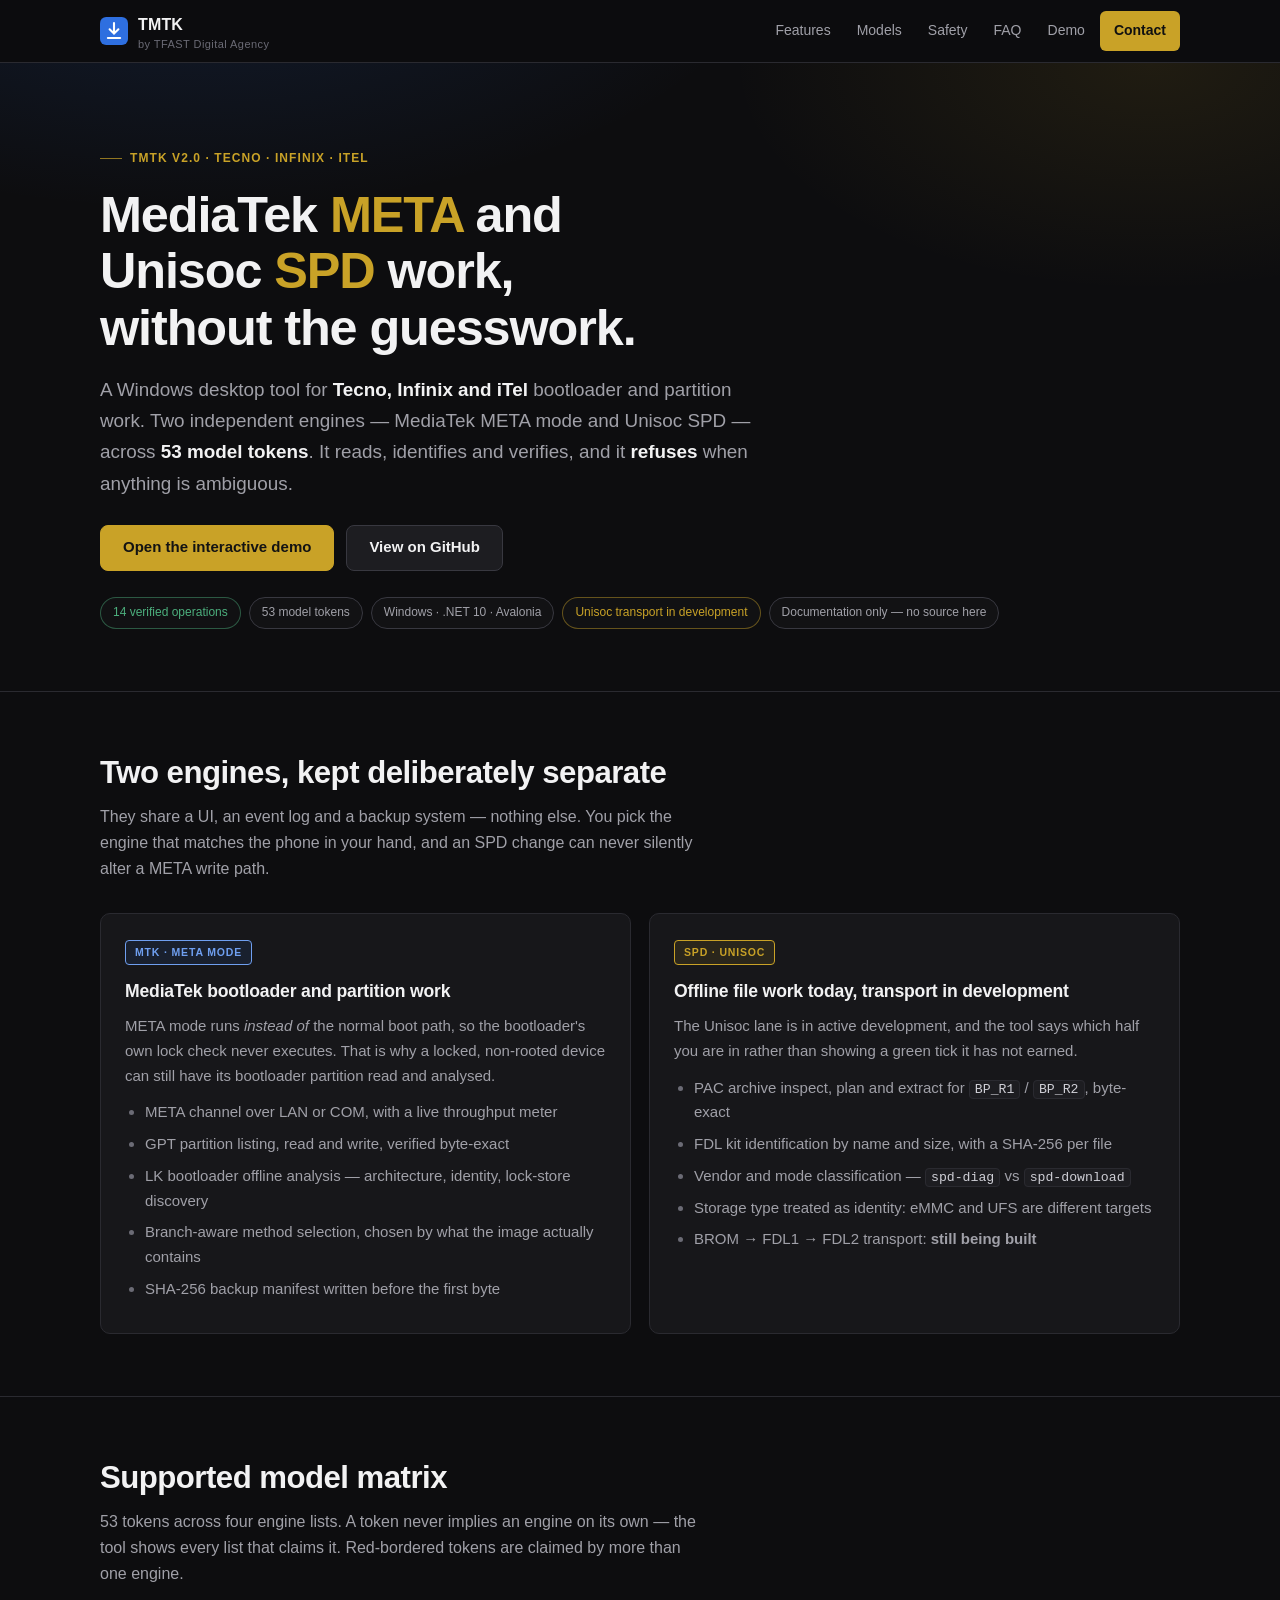
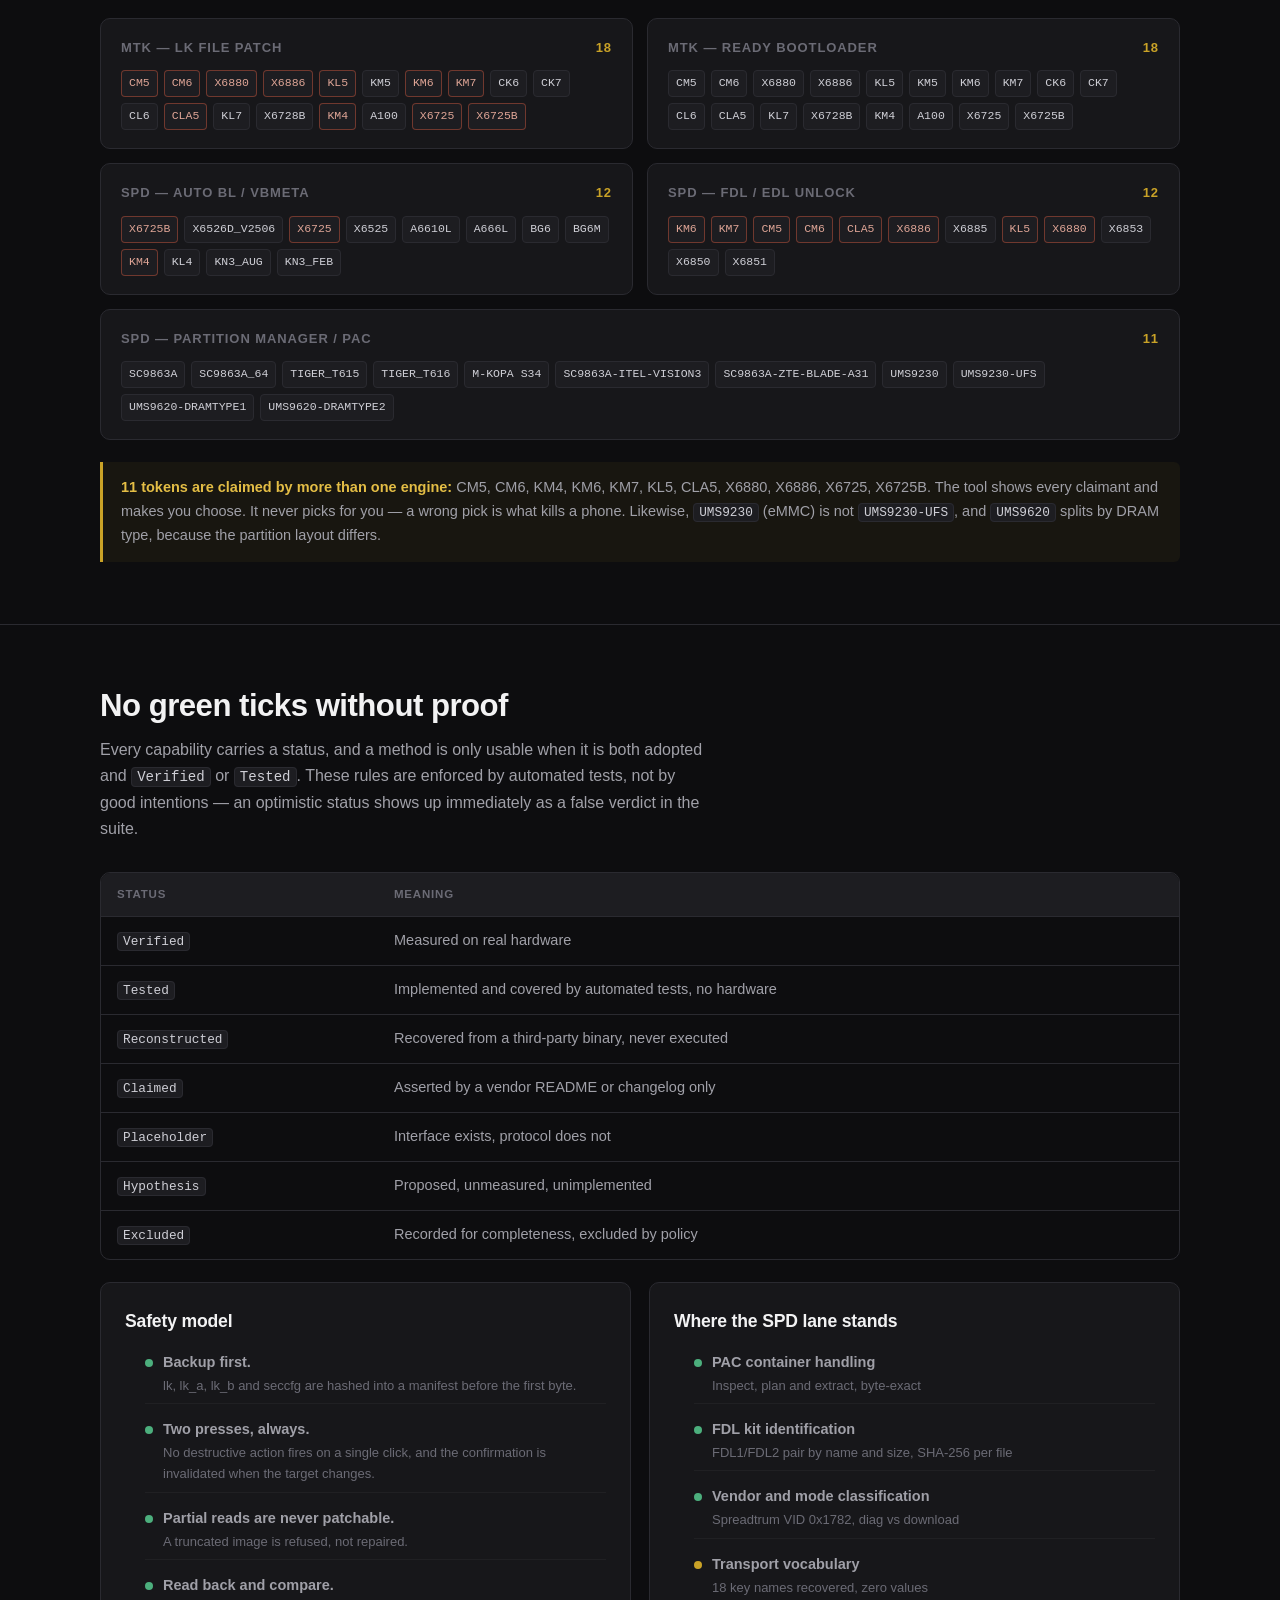
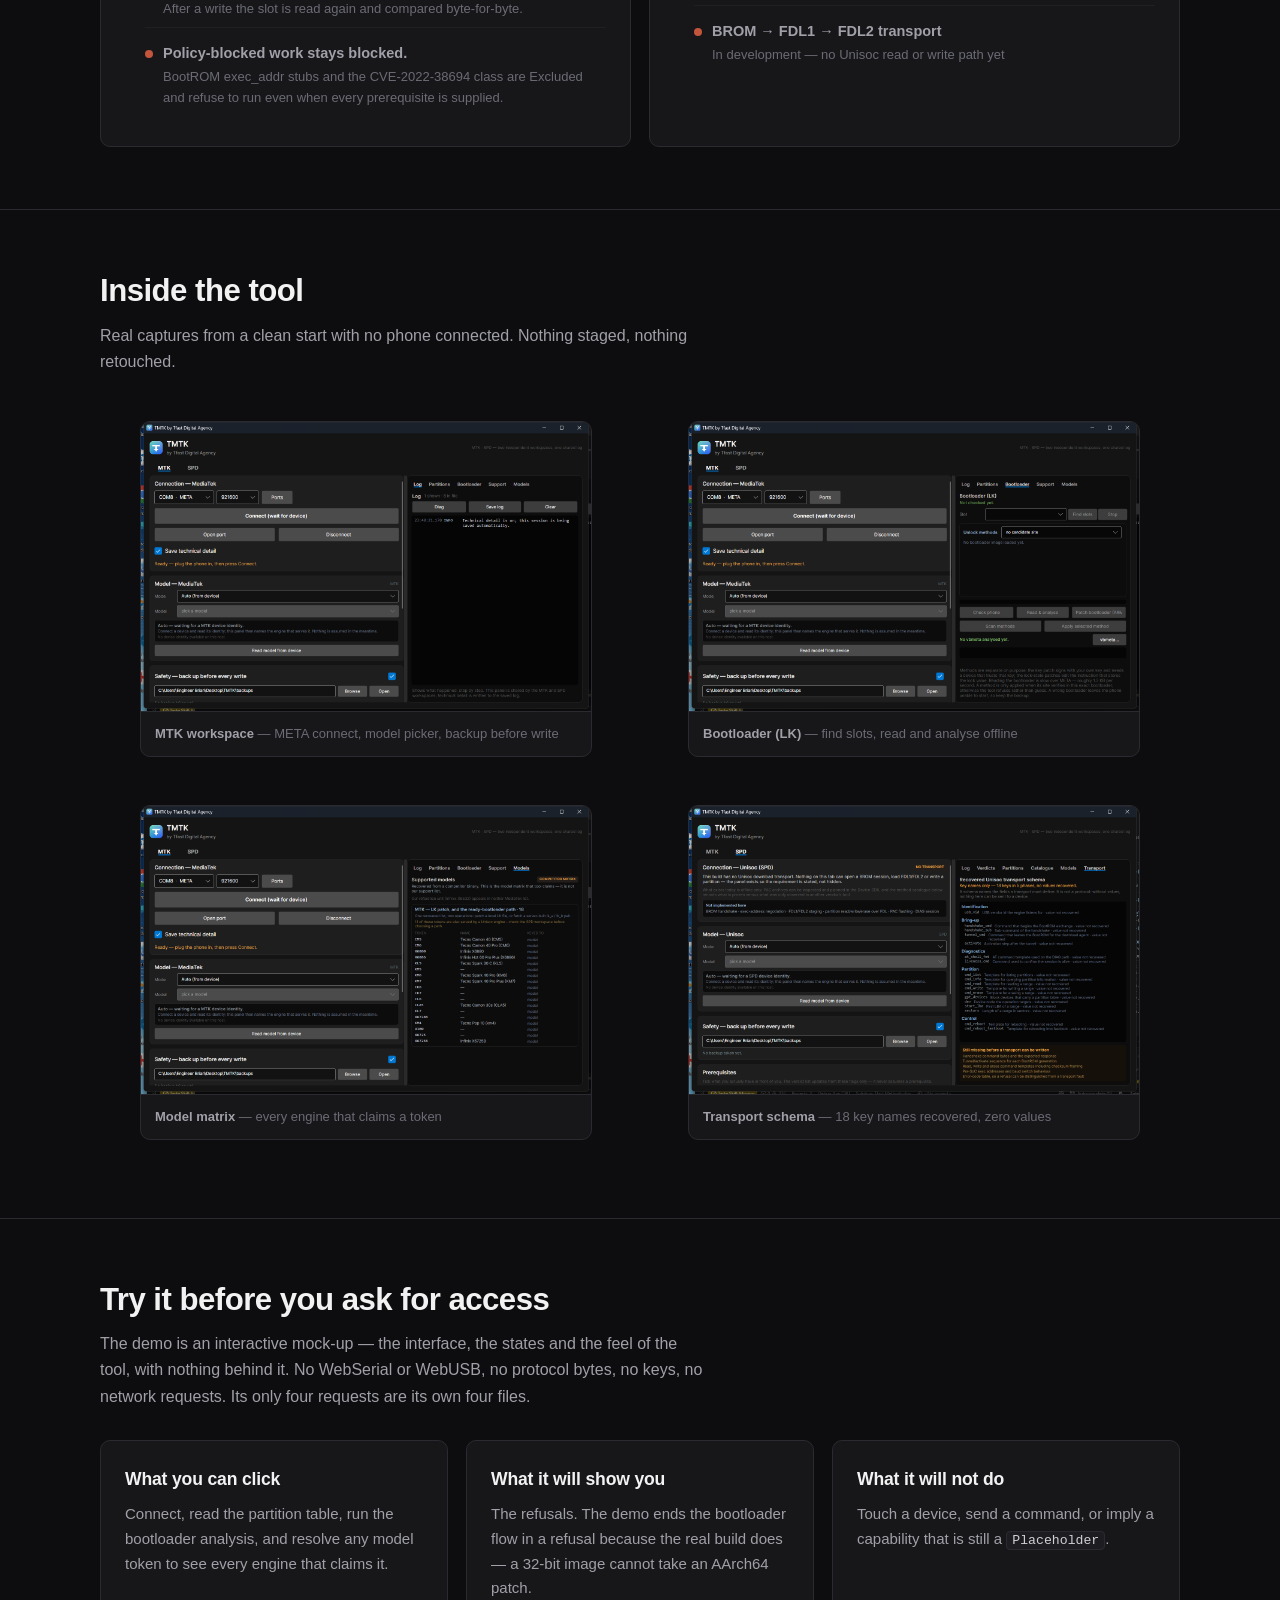
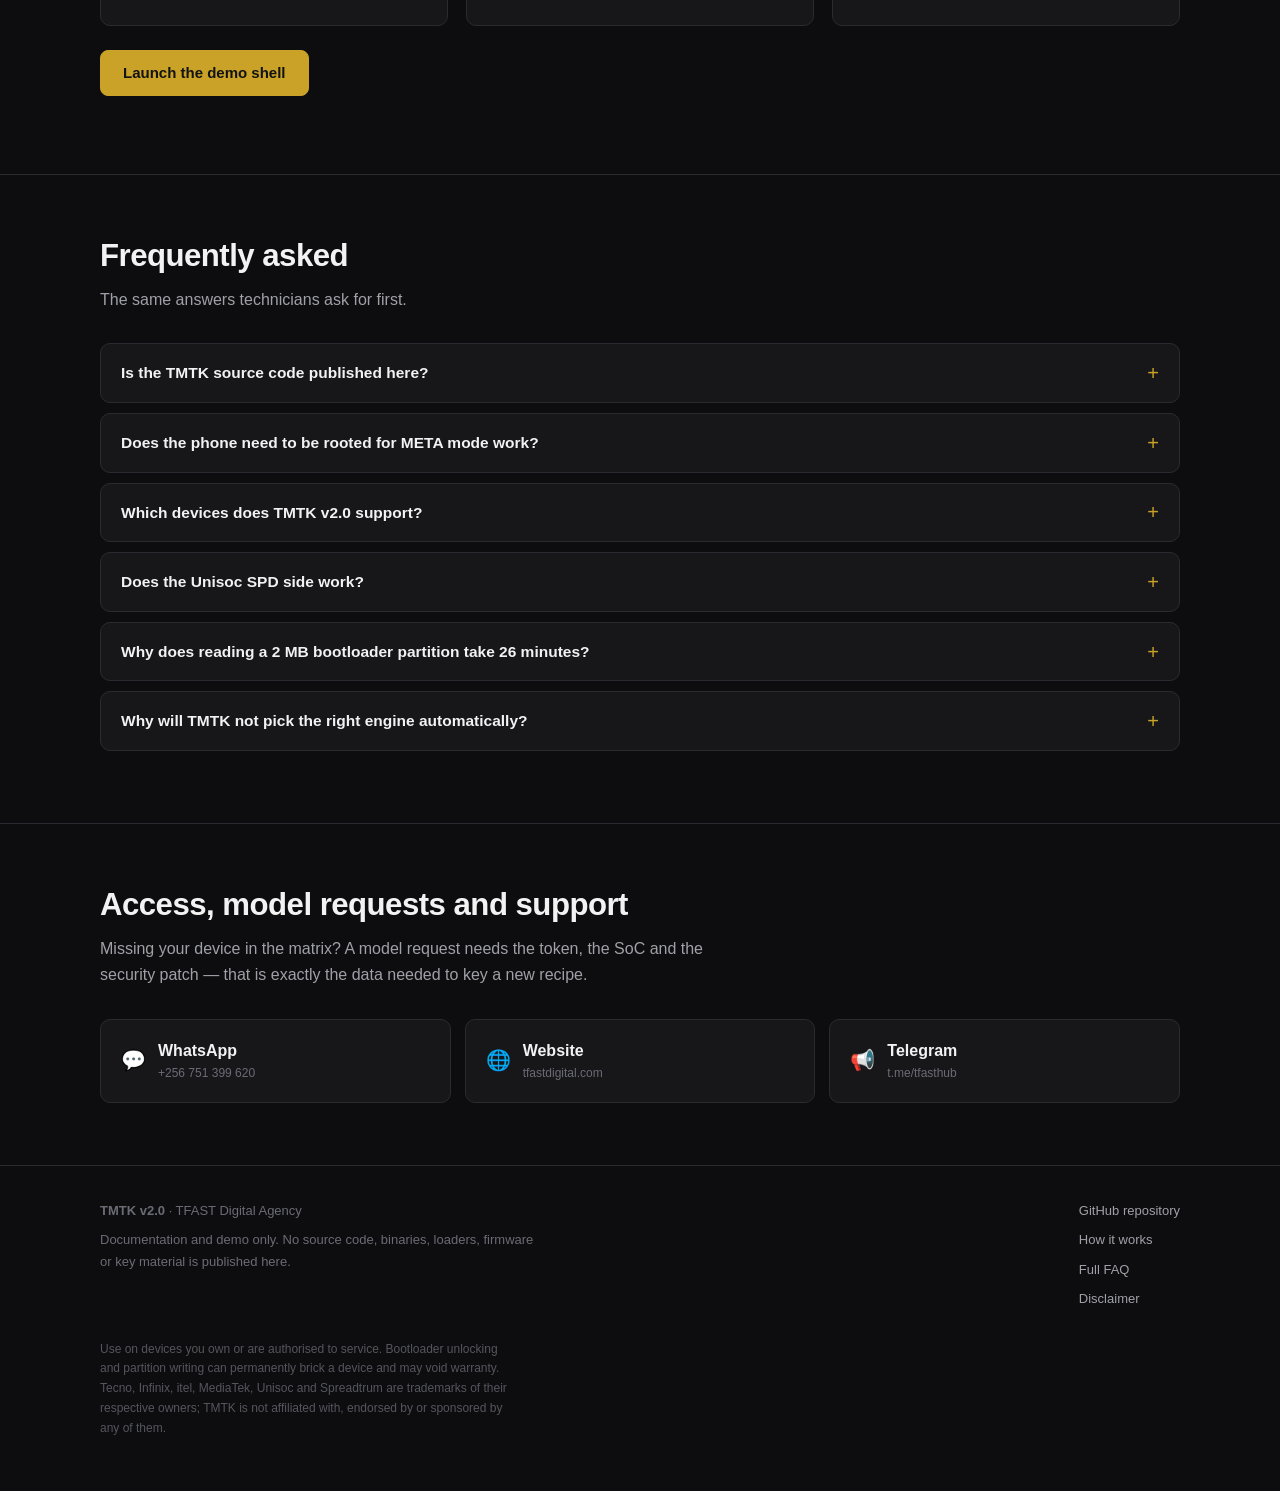
<file: index.html>
<!DOCTYPE html>
<html lang="en">
<head>
<meta charset="utf-8">
<meta name="viewport" content="width=device-width, initial-scale=1">

<title>TMTK v2.0 — Tecno, Infinix &amp; iTel META + SPD Tool | TFAST</title>
<meta name="description" content="TMTK v2.0 — Windows tool for Tecno, Infinix and iTel: MediaTek META bootloader analysis and Unisoc SPD offline work across 53 model tokens. Docs and demo.">
<meta name="keywords" content="TMTK, Tecno bootloader unlock, Infinix META mode, iTel SPD tool, MediaTek META, Unisoc SPD, LK bootloader patch, PAC extract, X6725, KM4, CM5">
<meta name="author" content="TFAST Digital Agency">
<meta name="robots" content="index, follow, max-image-preview:large">
<meta name="theme-color" content="#0d0d0f">

<link rel="canonical" href="https://tfastdigital.github.io/tmtk/">
<link rel="icon" href="favicon.svg" type="image/svg+xml">
<link rel="stylesheet" href="assets/site.css">

<!-- Open Graph -->
<meta property="og:type" content="website">
<meta property="og:site_name" content="TMTK by TFAST Digital Agency">
<meta property="og:locale" content="en">
<meta property="og:url" content="https://tfastdigital.github.io/tmtk/">
<meta property="og:title" content="TMTK v2.0 — Tecno, Infinix &amp; iTel META + SPD Tool">
<meta property="og:description" content="MediaTek META bootloader analysis and Unisoc SPD offline work across 53 model tokens. Documentation and an interactive demo — no source code published.">
<meta property="og:image" content="https://tfastdigital.github.io/tmtk/screenshots/og-banner.png">
<meta property="og:image:width" content="1200">
<meta property="og:image:height" content="630">
<meta property="og:image:alt" content="TMTK v2.0 — MTK META and Unisoc SPD work for Tecno, Infinix and iTel">

<!-- Twitter -->
<meta name="twitter:card" content="summary_large_image">
<meta name="twitter:title" content="TMTK v2.0 — Tecno, Infinix &amp; iTel META + SPD Tool">
<meta name="twitter:description" content="MediaTek META bootloader analysis and Unisoc SPD offline work across 53 model tokens. Documentation and an interactive demo.">
<meta name="twitter:image" content="https://tfastdigital.github.io/tmtk/screenshots/og-banner.png">

<!-- Structured data -->
<script type="application/ld+json">
{
  "@context": "https://schema.org",
  "@graph": [
    {
      "@type": "WebSite",
      "@id": "https://tfastdigital.github.io/tmtk/#website",
      "url": "https://tfastdigital.github.io/tmtk/",
      "name": "TMTK by TFAST Digital Agency",
      "inLanguage": "en",
      "publisher": { "@id": "https://tfastdigital.github.io/tmtk/#org" }
    },
    {
      "@type": "Organization",
      "@id": "https://tfastdigital.github.io/tmtk/#org",
      "name": "TFAST Digital Agency",
      "url": "https://tfastdigital.com/",
      "sameAs": [ "https://t.me/tfasthub" ]
    },
    {
      "@type": "SoftwareApplication",
      "@id": "https://tfastdigital.github.io/tmtk/#app",
      "name": "TMTK",
      "alternateName": "TMTK v2.0",
      "applicationCategory": "UtilitiesApplication",
      "operatingSystem": "Windows",
      "softwareVersion": "2.0",
      "description": "Windows desktop tool for MediaTek META mode bootloader analysis and Unisoc SPD offline work on Tecno, Infinix and iTel devices. 53 model tokens across four engine lists.",
      "url": "https://tfastdigital.github.io/tmtk/",
      "publisher": { "@id": "https://tfastdigital.github.io/tmtk/#org" },
      "isAccessibleForFree": false,
      "featureList": [
        "MediaTek META connection and GPT partition read/write",
        "LK bootloader offline analysis and method selection",
        "Unisoc PAC archive inspect, plan and extract",
        "FDL kit identification by name and size",
        "SHA-256 backup manifest before every write"
      ]
    },
    {
      "@type": "FAQPage",
      "@id": "https://tfastdigital.github.io/tmtk/#faq",
      "mainEntity": [
        {
          "@type": "Question",
          "name": "Is the TMTK source code published here?",
          "acceptedAnswer": {
            "@type": "Answer",
            "text": "No. This repository is documentation only. It contains no source files, no binaries, no loaders, no PAC files and no key material. It exists so technicians can see what the tool does and which devices are covered before they ask for access."
          }
        },
        {
          "@type": "Question",
          "name": "Does the phone need to be rooted for META mode work?",
          "acceptedAnswer": {
            "@type": "Answer",
            "text": "No. META mode runs instead of the normal boot path, so the bootloader's own lock check never executes. That is what makes a locked, non-rooted MediaTek device readable over the META channel."
          }
        },
        {
          "@type": "Question",
          "name": "Which devices does TMTK v2.0 support?",
          "acceptedAnswer": {
            "@type": "Answer",
            "text": "53 model tokens across four engine lists: 18 MediaTek LK patch tokens, the same 18 for ready bootloader, 12 Unisoc AUTO BL tokens, 12 Unisoc FDL unlock tokens and 11 Unisoc SoC or partition tokens. Tecno models include Camon 40, Camon 40 Pro, Camon 30s, Spark 30 C, Spark 40 Pro, Spark 40 Pro Plus, Pop 8, Pop 9, Pop 10 and Pop 20. Infinix models include Hot 60 Pro, Hot 60 Pro Plus and X6880. itel models include A70, A90 and Vision 3."
          }
        },
        {
          "@type": "Question",
          "name": "Does the Unisoc SPD side work?",
          "acceptedAnswer": {
            "@type": "Answer",
            "text": "The SPD engine is in active development. The offline half works today: PAC archive inspect, plan and extract for BP_R1 and BP_R2 containers, vendor and mode classification, storage-type splitting and using the 18 recovered transport key names as a checklist. The BROM to FDL1 to FDL2 transport is still being built, so there is no Unisoc read or write path yet."
          }
        },
        {
          "@type": "Question",
          "name": "Why does reading a 2 MB bootloader partition take 26 minutes?",
          "acceptedAnswer": {
            "@type": "Answer",
            "text": "It is the physical cost of the META channel. One shell command costs about 280 ms and a reply frame carries about 500 bytes, which works out to roughly 1.25 KB/s. A 2 MB bootloader slot therefore takes about 26 minutes to read and a similar time to write. TMTK states the estimate before a long operation and saves the image so it can be re-analysed offline."
          }
        },
        {
          "@type": "Question",
          "name": "Why will TMTK not pick the right engine automatically?",
          "acceptedAnswer": {
            "@type": "Answer",
            "text": "Because 11 tokens are claimed by more than one engine: CM5, CM6, KM4, KM6, KM7, KL5, CLA5, X6880, X6886, X6725 and X6725B. The tool shows every claimant and requires the operator to choose. Automatically picking one would be a coin flip, and the wrong pick is what kills a phone."
          }
        }
      ]
    }
  ]
}
</script>
</head>
<body>

<a class="skip" href="#main">Skip to content</a>

<header class="site-head">
  <div class="wrap">
    <a class="brand" href="/tmtk/">
      <svg viewBox="0 0 32 32" aria-hidden="true"><rect width="32" height="32" rx="7" fill="#2E6FE0"/><path d="M16 7v12m0 0l-5-5m5 5l5-5M9 24h14" fill="none" stroke="#fff" stroke-width="2.4" stroke-linecap="round" stroke-linejoin="round"/></svg>
      <span>TMTK<small>by TFAST Digital Agency</small></span>
    </a>
    <nav class="site-nav" aria-label="Main">
      <a href="#features">Features</a>
      <a href="#models">Models</a>
      <a href="#safety">Safety</a>
      <a href="#faq">FAQ</a>
      <a href="demo/index.html">Demo</a>
      <a class="nav-cta" href="https://wa.me/256751399620">Contact</a>
    </nav>
  </div>
</header>

<main id="main">

  <!-- Hero -->
  <section class="hero" aria-labelledby="hero-title">
    <div class="wrap">
      <p class="eyebrow">TMTK v2.0 · Tecno · Infinix · iTel</p>
      <h1 id="hero-title">MediaTek <em>META</em> and Unisoc <em>SPD</em> work, without the guesswork.</h1>
      <p class="lede">
        A Windows desktop tool for <strong>Tecno, Infinix and iTel</strong> bootloader and partition work.
        Two independent engines — MediaTek META mode and Unisoc SPD — across <strong>53 model tokens</strong>.
        It reads, identifies and verifies, and it <strong>refuses</strong> when anything is ambiguous.
      </p>
      <div class="hero-actions">
        <a class="btn primary" href="demo/index.html">Open the interactive demo</a>
        <a class="btn" href="https://github.com/tfastdigital/tmtk">View on GitHub</a>
      </div>
      <div class="chips">
        <span class="chip ok">14 verified operations</span>
        <span class="chip">53 model tokens</span>
        <span class="chip">Windows · .NET 10 · Avalonia</span>
        <span class="chip warn">Unisoc transport in development</span>
        <span class="chip">Documentation only — no source here</span>
      </div>
    </div>
  </section>

  <!-- Features -->
  <section id="features" aria-labelledby="features-title">
    <div class="wrap">
      <h2 id="features-title">Two engines, kept deliberately separate</h2>
      <p class="section-lede">
        They share a UI, an event log and a backup system — nothing else. You pick the engine that matches
        the phone in your hand, and an SPD change can never silently alter a META write path.
      </p>

      <div class="grid two">
        <article class="card">
          <span class="card-tag mtk">MTK · META mode</span>
          <h3>MediaTek bootloader and partition work</h3>
          <p>
            META mode runs <em>instead of</em> the normal boot path, so the bootloader's own lock check
            never executes. That is why a locked, non-rooted device can still have its bootloader
            partition read and analysed.
          </p>
          <ul>
            <li>META channel over LAN or COM, with a live throughput meter</li>
            <li>GPT partition listing, read and write, verified byte-exact</li>
            <li>LK bootloader offline analysis — architecture, identity, lock-store discovery</li>
            <li>Branch-aware method selection, chosen by what the image actually contains</li>
            <li>SHA-256 backup manifest written before the first byte</li>
          </ul>
        </article>

        <article class="card">
          <span class="card-tag spd">SPD · Unisoc</span>
          <h3>Offline file work today, transport in development</h3>
          <p>
            The Unisoc lane is in active development, and the tool says which half you are in rather than
            showing a green tick it has not earned.
          </p>
          <ul>
            <li>PAC archive inspect, plan and extract for <code>BP_R1</code> / <code>BP_R2</code>, byte-exact</li>
            <li>FDL kit identification by name and size, with a SHA-256 per file</li>
            <li>Vendor and mode classification — <code>spd-diag</code> vs <code>spd-download</code></li>
            <li>Storage type treated as identity: eMMC and UFS are different targets</li>
            <li>BROM → FDL1 → FDL2 transport: <strong>still being built</strong></li>
          </ul>
        </article>
      </div>
    </div>
  </section>

  <!-- Models -->
  <section id="models" aria-labelledby="models-title">
    <div class="wrap">
      <h2 id="models-title">Supported model matrix</h2>
      <p class="section-lede">
        53 tokens across four engine lists. A token never implies an engine on its own — the tool shows
        every list that claims it. Red-bordered tokens are claimed by more than one engine.
      </p>

      <div class="matrix">
        <div class="matrix-group">
          <h3>MTK — LK file patch <span>18</span></h3>
          <div class="tokens">
            <span class="shared">CM5</span><span class="shared">CM6</span><span class="shared">X6880</span>
            <span class="shared">X6886</span><span class="shared">KL5</span><span>KM5</span>
            <span class="shared">KM6</span><span class="shared">KM7</span><span>CK6</span>
            <span>CK7</span><span>CL6</span><span class="shared">CLA5</span>
            <span>KL7</span><span>X6728B</span><span class="shared">KM4</span>
            <span>A100</span><span class="shared">X6725</span><span class="shared">X6725B</span>
          </div>
        </div>

        <div class="matrix-group">
          <h3>MTK — ready bootloader <span>18</span></h3>
          <div class="tokens">
            <span>CM5</span><span>CM6</span><span>X6880</span><span>X6886</span><span>KL5</span>
            <span>KM5</span><span>KM6</span><span>KM7</span><span>CK6</span><span>CK7</span>
            <span>CL6</span><span>CLA5</span><span>KL7</span><span>X6728B</span><span>KM4</span>
            <span>A100</span><span>X6725</span><span>X6725B</span>
          </div>
        </div>

        <div class="matrix-group">
          <h3>SPD — AUTO BL / vbmeta <span>12</span></h3>
          <div class="tokens">
            <span class="shared">X6725B</span><span>X6526D_V2506</span><span class="shared">X6725</span>
            <span>X6525</span><span>A6610L</span><span>A666L</span><span>BG6</span>
            <span>BG6M</span><span class="shared">KM4</span><span>KL4</span>
            <span>KN3_AUG</span><span>KN3_FEB</span>
          </div>
        </div>

        <div class="matrix-group">
          <h3>SPD — FDL / EDL unlock <span>12</span></h3>
          <div class="tokens">
            <span class="shared">KM6</span><span class="shared">KM7</span><span class="shared">CM5</span>
            <span class="shared">CM6</span><span class="shared">CLA5</span><span class="shared">X6886</span>
            <span>X6885</span><span class="shared">KL5</span><span class="shared">X6880</span>
            <span>X6853</span><span>X6850</span><span>X6851</span>
          </div>
        </div>

        <div class="matrix-group" style="grid-column: 1 / -1;">
          <h3>SPD — partition manager / PAC <span>11</span></h3>
          <div class="tokens">
            <span>SC9863A</span><span>SC9863A_64</span><span>TIGER_T615</span><span>TIGER_T616</span>
            <span>M-KOPA S34</span><span>SC9863A-ITEL-VISION3</span><span>SC9863A-ZTE-BLADE-A31</span>
            <span>UMS9230</span><span>UMS9230-UFS</span><span>UMS9620-DRAMTYPE1</span>
            <span>UMS9620-DRAMTYPE2</span>
          </div>
        </div>
      </div>

      <div class="note">
        <strong>11 tokens are claimed by more than one engine:</strong>
        CM5, CM6, KM4, KM6, KM7, KL5, CLA5, X6880, X6886, X6725, X6725B.
        The tool shows every claimant and makes you choose. It never picks for you — a wrong pick is what
        kills a phone. Likewise, <code>UMS9230</code> (eMMC) is not <code>UMS9230-UFS</code>, and
        <code>UMS9620</code> splits by DRAM type, because the partition layout differs.
      </div>
    </div>
  </section>

  <!-- Safety -->
  <section id="safety" aria-labelledby="safety-title">
    <div class="wrap">
      <h2 id="safety-title">No green ticks without proof</h2>
      <p class="section-lede">
        Every capability carries a status, and a method is only usable when it is both adopted and
        <code>Verified</code> or <code>Tested</code>. These rules are enforced by automated tests, not by
        good intentions — an optimistic status shows up immediately as a false verdict in the suite.
      </p>

      <div class="tbl-wrap">
        <table>
          <caption class="visually-hidden" style="position:absolute;left:-9999px">Capability status levels used by TMTK</caption>
          <thead>
            <tr><th scope="col">Status</th><th scope="col">Meaning</th></tr>
          </thead>
          <tbody>
            <tr><td><code>Verified</code></td><td>Measured on real hardware</td></tr>
            <tr><td><code>Tested</code></td><td>Implemented and covered by automated tests, no hardware</td></tr>
            <tr><td><code>Reconstructed</code></td><td>Recovered from a third-party binary, never executed</td></tr>
            <tr><td><code>Claimed</code></td><td>Asserted by a vendor README or changelog only</td></tr>
            <tr><td><code>Placeholder</code></td><td>Interface exists, protocol does not</td></tr>
            <tr><td><code>Hypothesis</code></td><td>Proposed, unmeasured, unimplemented</td></tr>
            <tr><td><code>Excluded</code></td><td>Recorded for completeness, excluded by policy</td></tr>
          </tbody>
        </table>
      </div>

      <div class="grid two" style="margin-top:22px">
        <div class="card">
          <h3>Safety model</h3>
          <ul class="status-list">
            <li><span class="dot on"></span><span><strong>Backup first.</strong> <span class="why">lk, lk_a, lk_b and seccfg are hashed into a manifest before the first byte.</span></span></li>
            <li><span class="dot on"></span><span><strong>Two presses, always.</strong> <span class="why">No destructive action fires on a single click, and the confirmation is invalidated when the target changes.</span></span></li>
            <li><span class="dot on"></span><span><strong>Partial reads are never patchable.</strong> <span class="why">A truncated image is refused, not repaired.</span></span></li>
            <li><span class="dot on"></span><span><strong>Read back and compare.</strong> <span class="why">After a write the slot is read again and compared byte-for-byte.</span></span></li>
            <li><span class="dot off"></span><span><strong>Policy-blocked work stays blocked.</strong> <span class="why">BootROM exec_addr stubs and the CVE-2022-38694 class are Excluded and refuse to run even when every prerequisite is supplied.</span></span></li>
          </ul>
        </div>

        <div class="card">
          <h3>Where the SPD lane stands</h3>
          <ul class="status-list">
            <li><span class="dot on"></span><span><strong>PAC container handling</strong> <span class="why">Inspect, plan and extract, byte-exact</span></span></li>
            <li><span class="dot on"></span><span><strong>FDL kit identification</strong> <span class="why">FDL1/FDL2 pair by name and size, SHA-256 per file</span></span></li>
            <li><span class="dot on"></span><span><strong>Vendor and mode classification</strong> <span class="why">Spreadtrum VID 0x1782, diag vs download</span></span></li>
            <li><span class="dot wip"></span><span><strong>Transport vocabulary</strong> <span class="why">18 key names recovered, zero values</span></span></li>
            <li><span class="dot off"></span><span><strong>BROM → FDL1 → FDL2 transport</strong> <span class="why">In development — no Unisoc read or write path yet</span></span></li>
          </ul>
        </div>
      </div>
    </div>
  </section>

  <!-- Screenshots -->
  <section id="screenshots" aria-labelledby="shots-title">
    <div class="wrap">
      <h2 id="shots-title">Inside the tool</h2>
      <p class="section-lede">
        Real captures from a clean start with no phone connected. Nothing staged, nothing retouched.
      </p>
      <div class="shots">
        <figure class="shot">
          <img src="screenshots/01-main-window.png" alt="TMTK MTK workspace showing the META connection panel, model picker, backup settings and shared event log" width="1502" height="964" loading="lazy" decoding="async">
          <figcaption><b>MTK workspace</b> — META connect, model picker, backup before write</figcaption>
        </figure>
        <figure class="shot">
          <img src="screenshots/03-lk-methods.png" alt="TMTK bootloader panel with find slots, check phone, read and analyse, and scan methods actions" width="1502" height="964" loading="lazy" decoding="async">
          <figcaption><b>Bootloader (LK)</b> — find slots, read and analyse offline</figcaption>
        </figure>
        <figure class="shot">
          <img src="screenshots/04-supported-models.png" alt="TMTK supported model matrix listing all 18 MediaTek tokens with a shared engine warning" width="1502" height="964" loading="lazy" decoding="async">
          <figcaption><b>Model matrix</b> — every engine that claims a token</figcaption>
        </figure>
        <figure class="shot">
          <img src="screenshots/10-spd-transport.png" alt="TMTK Unisoc transport schema listing 18 recovered keys, each marked value not recovered" width="1502" height="964" loading="lazy" decoding="async">
          <figcaption><b>Transport schema</b> — 18 key names recovered, zero values</figcaption>
        </figure>
      </div>
    </div>
  </section>

  <!-- Demo -->
  <section id="demo" aria-labelledby="demo-title">
    <div class="wrap">
      <h2 id="demo-title">Try it before you ask for access</h2>
      <p class="section-lede">
        The demo is an interactive mock-up — the interface, the states and the feel of the tool, with
        nothing behind it. No WebSerial or WebUSB, no protocol bytes, no keys, no network requests. Its
        only four requests are its own four files.
      </p>
      <div class="grid three">
        <div class="card">
          <h3>What you can click</h3>
          <p>Connect, read the partition table, run the bootloader analysis, and resolve any model token
             to see every engine that claims it.</p>
        </div>
        <div class="card">
          <h3>What it will show you</h3>
          <p>The refusals. The demo ends the bootloader flow in a refusal because the real build does —
             a 32-bit image cannot take an AArch64 patch.</p>
        </div>
        <div class="card">
          <h3>What it will not do</h3>
          <p>Touch a device, send a command, or imply a capability that is still a
             <code>Placeholder</code>.</p>
        </div>
      </div>
      <p style="margin-top:24px"><a class="btn primary" href="demo/index.html">Launch the demo shell</a></p>
    </div>
  </section>

  <!-- FAQ -->
  <section id="faq" aria-labelledby="faq-title">
    <div class="wrap faq">
      <h2 id="faq-title">Frequently asked</h2>
      <p class="section-lede">The same answers technicians ask for first.</p>

      <details>
        <summary>Is the TMTK source code published here?</summary>
        <div class="faq-body">
          <p>No. This repository is documentation only. It contains no source files, no binaries, no
             loaders, no PAC files and no key material. It exists so technicians can see what the tool
             does and which devices are covered before they ask for access.</p>
        </div>
      </details>

      <details>
        <summary>Does the phone need to be rooted for META mode work?</summary>
        <div class="faq-body">
          <p>No. META mode runs <em>instead of</em> the normal boot path, so the bootloader's own lock
             check never executes. That is what makes a locked, non-rooted MediaTek device readable over
             the META channel.</p>
        </div>
      </details>

      <details>
        <summary>Which devices does TMTK v2.0 support?</summary>
        <div class="faq-body">
          <p>53 model tokens across four engine lists: 18 MediaTek LK patch tokens, the same 18 for ready
             bootloader, 12 Unisoc AUTO BL tokens, 12 Unisoc FDL unlock tokens and 11 Unisoc SoC or
             partition tokens.</p>
          <p>Tecno models include Camon 40, Camon 40 Pro, Camon 30s, Spark 30 C, Spark 40 Pro,
             Spark 40 Pro Plus, Pop 8, Pop 9, Pop 10 and Pop 20. Infinix models include Hot 60 Pro,
             Hot 60 Pro Plus and X6880. itel models include A70, A90 and Vision 3.</p>
        </div>
      </details>

      <details>
        <summary>Does the Unisoc SPD side work?</summary>
        <div class="faq-body">
          <p>The SPD engine is in active development. The offline half works today: PAC archive inspect,
             plan and extract for <code>BP_R1</code> and <code>BP_R2</code> containers, vendor and mode
             classification, storage-type splitting and using the 18 recovered transport key names as a
             checklist.</p>
          <p>The BROM → FDL1 → FDL2 transport is still being built, so there is no Unisoc read or write
             path yet.</p>
        </div>
      </details>

      <details>
        <summary>Why does reading a 2 MB bootloader partition take 26 minutes?</summary>
        <div class="faq-body">
          <p>It is the physical cost of the META channel. One shell command costs about 280 ms and a reply
             frame carries about 500 bytes, which works out to roughly 1.25 KB/s. A 2 MB bootloader slot
             therefore takes about 26 minutes to read and a similar time to write.</p>
          <p>TMTK states the estimate before a long operation and saves the image so it can be re-analysed
             offline without paying that cost twice.</p>
        </div>
      </details>

      <details>
        <summary>Why will TMTK not pick the right engine automatically?</summary>
        <div class="faq-body">
          <p>Because 11 tokens are claimed by more than one engine: CM5, CM6, KM4, KM6, KM7, KL5, CLA5,
             X6880, X6886, X6725 and X6725B. The tool shows every claimant and requires the operator to
             choose.</p>
          <p>Automatically picking one would be a coin flip, and the wrong pick is what kills a phone.</p>
        </div>
      </details>
    </div>
  </section>

  <!-- Contact -->
  <section id="contact" aria-labelledby="contact-title">
    <div class="wrap">
      <h2 id="contact-title">Access, model requests and support</h2>
      <p class="section-lede">
        Missing your device in the matrix? A model request needs the token, the SoC and the security
        patch — that is exactly the data needed to key a new recipe.
      </p>
      <div class="contact">
        <a href="https://wa.me/256751399620">
          <span class="ico" aria-hidden="true">💬</span>
          <span>WhatsApp<span class="lbl">+256 751 399 620</span></span>
        </a>
        <a href="https://tfastdigital.com/">
          <span class="ico" aria-hidden="true">🌐</span>
          <span>Website<span class="lbl">tfastdigital.com</span></span>
        </a>
        <a href="https://t.me/tfasthub">
          <span class="ico" aria-hidden="true">📢</span>
          <span>Telegram<span class="lbl">t.me/tfasthub</span></span>
        </a>
      </div>
    </div>
  </section>

</main>

<footer class="site-foot">
  <div class="wrap">
    <div class="cols">
      <div>
        <p><strong>TMTK v2.0</strong> · TFAST Digital Agency</p>
        <p>Documentation and demo only. No source code, binaries, loaders, firmware or key material is
           published here.</p>
      </div>
      <div>
        <p><a href="https://github.com/tfastdigital/tmtk">GitHub repository</a></p>
        <p><a href="https://github.com/tfastdigital/tmtk/blob/main/docs/HOW-IT-WORKS.md">How it works</a></p>
        <p><a href="https://github.com/tfastdigital/tmtk/blob/main/docs/FAQ.md">Full FAQ</a></p>
        <p><a href="https://github.com/tfastdigital/tmtk/blob/main/docs/DISCLAIMER.md">Disclaimer</a></p>
      </div>
    </div>
    <p class="legal">
      Use on devices you own or are authorised to service. Bootloader unlocking and partition writing can
      permanently brick a device and may void warranty. Tecno, Infinix, itel, MediaTek, Unisoc and
      Spreadtrum are trademarks of their respective owners; TMTK is not affiliated with, endorsed by or
      sponsored by any of them.
    </p>
  </div>
</footer>

</body>
</html>
</file>
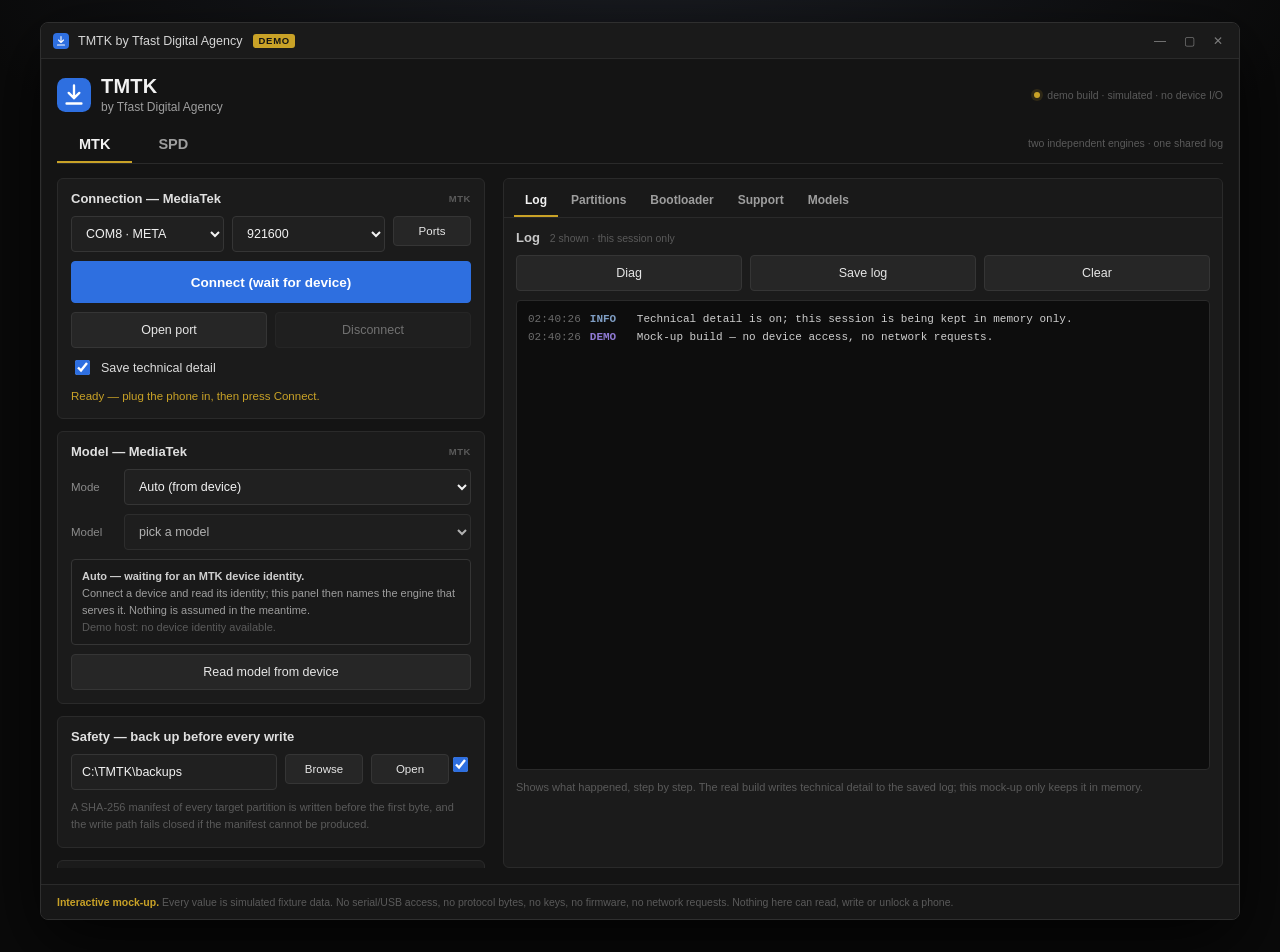
<file: demo/index.html>
<!DOCTYPE html>
<html lang="en">
<head>
<meta charset="utf-8">
<meta name="viewport" content="width=device-width, initial-scale=1">
<title>TMTK v2.0 Demo — Interactive META + SPD Tool Mock-up</title>
<meta name="description" content="Interactive demo of TMTK v2.0: click through MediaTek META bootloader analysis and Unisoc SPD tooling on simulated data. No device I/O, no protocol code.">
<meta name="keywords" content="TMTK demo, META mode demo, Unisoc SPD demo, Tecno bootloader tool, Infinix META, iTel SPD tool">
<meta name="robots" content="index, follow, max-image-preview:large">
<meta name="theme-color" content="#141414">

<link rel="canonical" href="https://tfastdigital.github.io/tmtk/demo/">
<link rel="icon" href="../favicon.svg" type="image/svg+xml">
<link rel="stylesheet" href="app.css">

<!-- Open Graph -->
<meta property="og:type" content="website">
<meta property="og:site_name" content="TMTK by TFAST Digital Agency">
<meta property="og:locale" content="en">
<meta property="og:url" content="https://tfastdigital.github.io/tmtk/demo/">
<meta property="og:title" content="TMTK v2.0 Demo — interactive META + SPD mock-up">
<meta property="og:description" content="Click through MediaTek META bootloader analysis and Unisoc SPD tooling on simulated data. No device I/O, no protocol code, no firmware.">
<meta property="og:image" content="https://tfastdigital.github.io/tmtk/screenshots/og-banner.png">
<meta property="og:image:width" content="1200">
<meta property="og:image:height" content="630">
<meta property="og:image:alt" content="TMTK v2.0 — MTK META and Unisoc SPD work for Tecno, Infinix and iTel">

<!-- Twitter -->
<meta name="twitter:card" content="summary_large_image">
<meta name="twitter:title" content="TMTK v2.0 Demo — interactive META + SPD mock-up">
<meta name="twitter:description" content="Click through MediaTek META bootloader analysis and Unisoc SPD tooling on simulated data.">
<meta name="twitter:image" content="https://tfastdigital.github.io/tmtk/screenshots/og-banner.png">

<script type="application/ld+json">
{
  "@context": "https://schema.org",
  "@type": "WebPage",
  "name": "TMTK v2.0 Demo — interactive mock-up",
  "url": "https://tfastdigital.github.io/tmtk/demo/",
  "description": "Interactive UI mock-up of TMTK v2.0 covering MediaTek META bootloader analysis and Unisoc SPD offline work. Simulated data only; no device access.",
  "inLanguage": "en",
  "isPartOf": {
    "@type": "WebSite",
    "name": "TMTK by TFAST Digital Agency",
    "url": "https://tfastdigital.github.io/tmtk/"
  },
  "about": {
    "@type": "SoftwareApplication",
    "name": "TMTK",
    "applicationCategory": "UtilitiesApplication",
    "operatingSystem": "Windows",
    "softwareVersion": "2.0"
  }
}
</script>
</head>
<body>

<!-- ── Window chrome ─────────────────────────────────────────────────────── -->
<div class="win" id="win">
  <div class="titlebar">
    <div class="tb-left">
      <svg class="tb-icon" viewBox="0 0 32 32" aria-hidden="true">
        <rect width="32" height="32" rx="8" fill="#2E6FE0"/>
        <path d="M16 7v12m0 0l-5-5m5 5l5-5M9 24h14" stroke="#fff" stroke-width="2.2"
              stroke-linecap="round" stroke-linejoin="round" fill="none"/>
      </svg>
      <span>TMTK by Tfast Digital Agency</span>
      <span class="demo-chip" title="This is a mock-up, not the product">DEMO</span>
    </div>
    <div class="tb-right" aria-hidden="true"><span>—</span><span>▢</span><span class="tb-x">✕</span></div>
  </div>

  <div class="app">
    <!-- Header -->
    <header class="head">
      <div class="brand">
        <svg class="logo" viewBox="0 0 32 32" aria-hidden="true">
          <rect width="32" height="32" rx="8" fill="#2E6FE0"/>
          <path d="M16 7v12m0 0l-5-5m5 5l5-5M9 24h14" stroke="#fff" stroke-width="2.2"
                stroke-linecap="round" stroke-linejoin="round" fill="none"/>
        </svg>
        <div class="brand-txt">
          <h1>TMTK</h1>
          <p>by Tfast Digital Agency</p>
        </div>
      </div>
      <div class="buildinfo">
        <span class="dot"></span>
        demo build · simulated · no device I/O
      </div>
    </header>

    <!-- Workspace switch -->
    <nav class="ws" role="tablist" aria-label="Workspace">
      <button class="ws-tab is-on" role="tab" aria-selected="true" data-act="ws" data-ws="mtk">MTK</button>
      <button class="ws-tab" role="tab" aria-selected="false" data-act="ws" data-ws="spd">SPD</button>
      <span class="ws-note">two independent engines · one shared log</span>
    </nav>

    <!-- Body -->
    <div class="body">
      <aside class="left" id="left"></aside>

      <section class="right">
        <nav class="panels" id="panels" role="tablist" aria-label="Panel"></nav>
        <div class="panel-body" id="panelBody"></div>
      </section>
    </div>
  </div>

  <div class="demobar">
    <strong>Interactive mock-up.</strong>
    Every value is simulated fixture data. No serial/USB access, no protocol bytes, no keys, no firmware,
    no network requests. Nothing here can read, write or unlock a phone.
  </div>
</div>

<!-- Inert-action notice -->
<div class="toast" id="toast" role="status" aria-live="polite"></div>

<script src="fixtures/data.js"></script>
<script src="app.js"></script>
</body>
</html>
</file>
<file: assets/site.css>
/* ==========================================================================
   TMTK v2.0 — public landing page
   Palette matches the desktop build and the demo shell.
   ========================================================================== */

:root {
  --bg:       #0d0d0f;
  --bg-2:     #141416;
  --card:     #17171a;
  --card-2:   #1d1d21;
  --line:     #2a2a30;
  --line-2:   #383840;
  --txt:      #f2f2f3;
  --txt-2:    #a0a0a8;
  --txt-3:    #6b6b75;
  --amber:    #c9a227;
  --amber-lt: #e3bd45;
  --blue:     #2e6fe0;
  --ok:       #4caf7d;
  --bad:      #c4553d;
  --mono: ui-monospace, "Cascadia Mono", "SF Mono", Consolas, "Liberation Mono", monospace;
  --sans: "Inter", -apple-system, BlinkMacSystemFont, "Segoe UI", Roboto, Arial, sans-serif;
  --wrap: 1080px;
  --radius: 10px;
}

* { box-sizing: border-box; }

html { scroll-behavior: smooth; }

@media (prefers-reduced-motion: reduce) {
  html { scroll-behavior: auto; }
  * { transition: none !important; animation: none !important; }
}

body {
  margin: 0;
  background: var(--bg);
  color: var(--txt);
  font-family: var(--sans);
  font-size: 16px;
  line-height: 1.65;
  -webkit-font-smoothing: antialiased;
  text-rendering: optimizeLegibility;
}

img { max-width: 100%; height: auto; display: block; }

a { color: var(--amber-lt); text-decoration: none; }
a:hover { text-decoration: underline; text-underline-offset: 3px; }

:focus-visible {
  outline: 2px solid var(--amber);
  outline-offset: 3px;
  border-radius: 3px;
}

.wrap {
  width: min(var(--wrap), calc(100% - 40px));
  margin-inline: auto;
}

/* ── Skip link ───────────────────────────────────────────────────────────── */
.skip {
  position: absolute;
  left: -9999px;
  top: 0;
  background: var(--amber);
  color: #101010;
  padding: 10px 16px;
  font-weight: 600;
  border-radius: 0 0 6px 0;
  z-index: 100;
}
.skip:focus { left: 0; }

/* ── Header ──────────────────────────────────────────────────────────────── */
.site-head {
  position: sticky;
  top: 0;
  z-index: 40;
  background: rgba(13,13,15,.88);
  backdrop-filter: blur(10px);
  border-bottom: 1px solid var(--line);
}
.site-head .wrap {
  display: flex;
  align-items: center;
  gap: 14px;
  min-height: 62px;
}
.brand {
  display: flex;
  align-items: center;
  gap: 10px;
  color: var(--txt);
  font-weight: 700;
  letter-spacing: .01em;
}
.brand:hover { text-decoration: none; }
.brand svg { width: 28px; height: 28px; flex: 0 0 auto; }
.brand span small {
  display: block;
  font-size: 11px;
  font-weight: 500;
  color: var(--txt-3);
  letter-spacing: .04em;
  line-height: 1.1;
}

.site-nav {
  margin-left: auto;
  display: flex;
  align-items: center;
  gap: 4px;
  flex-wrap: wrap;
}
.site-nav a {
  color: var(--txt-2);
  font-size: 14px;
  font-weight: 500;
  padding: 7px 11px;
  border-radius: 6px;
}
.site-nav a:hover { color: var(--txt); background: var(--card-2); text-decoration: none; }
.site-nav a.nav-cta {
  color: #101010;
  background: var(--amber);
  font-weight: 700;
  padding: 8px 14px;
}
.site-nav a.nav-cta:hover { background: var(--amber-lt); color: #101010; }

/* ── Hero ────────────────────────────────────────────────────────────────── */
.hero {
  padding: 74px 0 62px;
  border-bottom: 1px solid var(--line);
  background:
    radial-gradient(900px 420px at 15% -20%, rgba(46,111,224,.16), transparent 65%),
    radial-gradient(700px 380px at 90% 0%, rgba(201,162,39,.10), transparent 60%);
}
.eyebrow {
  display: inline-flex;
  align-items: center;
  gap: 8px;
  font-size: 12px;
  font-weight: 600;
  letter-spacing: .09em;
  text-transform: uppercase;
  color: var(--amber);
  margin-bottom: 18px;
}
.eyebrow::before {
  content: "";
  width: 22px;
  height: 1px;
  background: var(--amber);
  opacity: .7;
}

h1 {
  font-size: clamp(2rem, 5vw, 3.15rem);
  line-height: 1.12;
  letter-spacing: -.022em;
  font-weight: 700;
  margin: 0 0 18px;
  max-width: 20ch;
}
h1 em {
  font-style: normal;
  color: var(--amber);
}

.lede {
  font-size: clamp(1rem, 1.6vw, 1.18rem);
  color: var(--txt-2);
  max-width: 62ch;
  margin: 0 0 26px;
}
.lede strong { color: var(--txt); font-weight: 600; }

.hero-actions {
  display: flex;
  flex-wrap: wrap;
  gap: 12px;
  margin-bottom: 26px;
}

.btn {
  display: inline-flex;
  align-items: center;
  justify-content: center;
  gap: 8px;
  min-height: 46px;
  padding: 0 22px;
  border-radius: 8px;
  font-size: 15px;
  font-weight: 600;
  border: 1px solid var(--line-2);
  background: var(--card-2);
  color: var(--txt);
  transition: background .14s ease, border-color .14s ease, transform .06s ease;
}
.btn:hover { background: #26262c; border-color: #4a4a55; text-decoration: none; }
.btn:active { transform: translateY(1px); }
.btn.primary {
  background: var(--amber);
  border-color: var(--amber);
  color: #131313;
}
.btn.primary:hover { background: var(--amber-lt); border-color: var(--amber-lt); color: #131313; }

.chips { display: flex; flex-wrap: wrap; gap: 8px; }
.chip {
  font-size: 12px;
  font-weight: 500;
  color: var(--txt-2);
  border: 1px solid var(--line-2);
  border-radius: 999px;
  padding: 5px 12px;
  background: rgba(255,255,255,.02);
}
.chip.warn { color: var(--amber); border-color: rgba(201,162,39,.45); }
.chip.ok   { color: var(--ok);    border-color: rgba(76,175,125,.45); }

/* ── Section shell ───────────────────────────────────────────────────────── */
section { padding: 62px 0; border-bottom: 1px solid var(--line); }
section:last-of-type { border-bottom: 0; }

h2 {
  font-size: clamp(1.4rem, 3vw, 1.95rem);
  line-height: 1.22;
  letter-spacing: -.017em;
  margin: 0 0 12px;
  font-weight: 700;
}
h3 { font-size: 1.1rem; margin: 0 0 8px; font-weight: 650; letter-spacing: -.01em; }

.section-lede {
  color: var(--txt-2);
  max-width: 68ch;
  margin: 0 0 30px;
}

/* ── Cards ───────────────────────────────────────────────────────────────── */
.grid { display: grid; gap: 18px; }
.grid.two { grid-template-columns: repeat(2, minmax(0, 1fr)); }
.grid.three { grid-template-columns: repeat(3, minmax(0, 1fr)); }

.card {
  background: var(--card);
  border: 1px solid var(--line);
  border-radius: var(--radius);
  padding: 24px;
}
.card > :last-child { margin-bottom: 0; }
.card p { color: var(--txt-2); margin: 0 0 12px; font-size: 15px; }
.card ul { margin: 0 0 12px; padding-left: 20px; color: var(--txt-2); font-size: 15px; }
.card li { margin-bottom: 7px; }
.card li::marker { color: var(--txt-3); }

.card-tag {
  display: inline-block;
  font-size: 10.5px;
  font-weight: 700;
  letter-spacing: .08em;
  text-transform: uppercase;
  padding: 3px 9px;
  border-radius: 4px;
  margin-bottom: 12px;
  border: 1px solid currentColor;
}
.card-tag.mtk { color: #6f9ff0; background: rgba(46,111,224,.10); }
.card-tag.spd { color: var(--amber); background: rgba(201,162,39,.10); }

/* ── Lists with status dots ──────────────────────────────────────────────── */
.status-list { list-style: none; padding: 0; margin: 0; }
.status-list li {
  display: flex;
  gap: 10px;
  align-items: flex-start;
  font-size: 14.5px;
  color: var(--txt-2);
  padding: 7px 0;
  border-bottom: 1px solid rgba(255,255,255,.04);
}
.status-list li:last-child { border-bottom: 0; }
.status-list .dot {
  flex: 0 0 auto;
  width: 8px;
  height: 8px;
  border-radius: 50%;
  margin-top: 8px;
}
.dot.on   { background: var(--ok); }
.dot.wip  { background: var(--amber); }
.dot.off  { background: var(--bad); }
.status-list .why { color: var(--txt-3); font-size: 13px; display: block; }

/* ── Model matrix ────────────────────────────────────────────────────────── */
.matrix { display: grid; gap: 14px; grid-template-columns: repeat(2, minmax(0, 1fr)); }
.matrix-group {
  background: var(--card);
  border: 1px solid var(--line);
  border-radius: var(--radius);
  padding: 18px 20px;
}
.matrix-group h3 {
  font-size: 13px;
  text-transform: uppercase;
  letter-spacing: .07em;
  color: var(--txt-3);
  font-weight: 700;
  margin-bottom: 12px;
  display: flex;
  justify-content: space-between;
  gap: 10px;
}
.matrix-group h3 span { color: var(--amber); }
.tokens { display: flex; flex-wrap: wrap; gap: 6px; }
.tokens span {
  font-family: var(--mono);
  font-size: 11.5px;
  color: #cfcfd6;
  background: var(--card-2);
  border: 1px solid var(--line);
  border-radius: 4px;
  padding: 3px 7px;
  white-space: nowrap;
}
.tokens span.shared {
  border-color: rgba(196,85,61,.5);
  color: #dfa596;
}

.note {
  border-left: 3px solid var(--amber);
  background: rgba(201,162,39,.06);
  border-radius: 0 6px 6px 0;
  padding: 14px 18px;
  color: var(--txt-2);
  font-size: 14.5px;
  margin-top: 22px;
}
.note strong { color: var(--amber-lt); }

/* ── Screenshots ─────────────────────────────────────────────────────────── */
.shots { display: grid; gap: 16px; grid-template-columns: repeat(2, minmax(0, 1fr)); }
.shot {
  border: 1px solid var(--line);
  border-radius: var(--radius);
  overflow: hidden;
  background: var(--card);
}
.shot img { display: block; width: 100%; }
.shot figcaption {
  font-size: 13px;
  color: var(--txt-3);
  padding: 11px 14px;
  border-top: 1px solid var(--line);
}
.shot figcaption b { color: var(--txt-2); font-weight: 600; }

/* ── Table ───────────────────────────────────────────────────────────────── */
.tbl-wrap { overflow-x: auto; border: 1px solid var(--line); border-radius: var(--radius); }
table { width: 100%; border-collapse: collapse; font-size: 14.5px; }
th, td { text-align: left; padding: 12px 16px; border-bottom: 1px solid var(--line); }
th {
  font-size: 11.5px;
  text-transform: uppercase;
  letter-spacing: .07em;
  color: var(--txt-3);
  background: var(--card-2);
  font-weight: 700;
  white-space: nowrap;
}
td { color: var(--txt-2); }
tbody tr:last-child td { border-bottom: 0; }
td:first-child { color: var(--txt); }
code, .mono {
  font-family: var(--mono);
  font-size: .88em;
  background: var(--card-2);
  border: 1px solid var(--line);
  border-radius: 4px;
  padding: 1px 5px;
  color: #cfcfd6;
}

/* ── FAQ ─────────────────────────────────────────────────────────────────── */
.faq details {
  border: 1px solid var(--line);
  border-radius: var(--radius);
  background: var(--card);
  margin-bottom: 10px;
  overflow: hidden;
}
.faq summary {
  cursor: pointer;
  padding: 16px 20px;
  font-weight: 600;
  font-size: 15.5px;
  color: var(--txt);
  list-style: none;
  display: flex;
  justify-content: space-between;
  gap: 14px;
  align-items: center;
}
.faq summary::-webkit-details-marker { display: none; }
.faq summary::after {
  content: "+";
  color: var(--amber);
  font-size: 20px;
  line-height: 1;
  font-weight: 400;
  flex: 0 0 auto;
}
.faq details[open] summary::after { content: "\2212"; }
.faq summary:hover { background: var(--card-2); }
.faq .faq-body {
  padding: 0 20px 18px;
  color: var(--txt-2);
  font-size: 14.5px;
}
.faq .faq-body p { margin: 0 0 10px; }
.faq .faq-body p:last-child { margin-bottom: 0; }
.faq .faq-body ul { margin: 0 0 10px; padding-left: 20px; }

/* ── Contact ─────────────────────────────────────────────────────────────── */
.contact { display: grid; gap: 14px; grid-template-columns: repeat(3, minmax(0, 1fr)); }
.contact a {
  display: flex;
  align-items: center;
  gap: 12px;
  padding: 18px 20px;
  background: var(--card);
  border: 1px solid var(--line);
  border-radius: var(--radius);
  color: var(--txt);
  font-weight: 600;
  transition: border-color .14s ease, background .14s ease;
}
.contact a:hover { border-color: var(--line-2); background: var(--card-2); text-decoration: none; }
.contact .lbl { display: block; font-size: 12px; color: var(--txt-3); font-weight: 500; }
.contact .ico { font-size: 20px; }

/* ── Footer ──────────────────────────────────────────────────────────────── */
.site-foot {
  padding: 34px 0 44px;
  border-top: 1px solid var(--line);
  color: var(--txt-3);
  font-size: 13px;
}
.site-foot .cols {
  display: flex;
  flex-wrap: wrap;
  gap: 22px;
  justify-content: space-between;
  align-items: flex-start;
}
.site-foot a { color: var(--txt-2); }
.site-foot p { margin: 0 0 8px; max-width: 62ch; }
.site-foot .legal { margin-top: 22px; font-size: 12px; color: #55555e; }

/* ── Responsive ──────────────────────────────────────────────────────────── */
@media (max-width: 860px) {
  .grid.two, .grid.three, .matrix, .shots, .contact { grid-template-columns: 1fr; }
  .hero { padding: 52px 0 44px; }
  section { padding: 48px 0; }
  .site-nav { width: 100%; margin-left: 0; padding-bottom: 10px; }
  .site-head .wrap { flex-wrap: wrap; padding-top: 10px; }
}
</file>
<file: demo/app.css>
/* ==========================================================================
   TMTK v2.0 — demo shell styles
   Palette sampled from the real Avalonia build:
     window #141414 · card #1B1B1B · line #2A2A2A · text #F2F2F2 / #9E9E9E / #5A5A5A
     amber #C9A227 · log surface #0D0D0D
   ========================================================================== */

:root {
  --bg:        #141414;
  --card:      #1b1b1b;
  --card-2:    #202020;
  --card-3:    #262626;
  --line:      #2a2a2a;
  --line-2:    #353535;
  --txt:       #f2f2f2;
  --txt-2:     #9e9e9e;
  --txt-3:     #5a5a5a;
  --txt-4:     #6f6f6f;
  --amber:     #c9a227;
  --amber-lt:  #e0b93a;
  --ok:        #4caf7d;
  --info:      #4a90d9;
  --bad:       #c4553d;
  --violet:    #8f7ad4;
  --teal:      #3fa8a0;
  --log-bg:    #0d0d0d;
  --radius:    6px;
  --mono: ui-monospace, "Cascadia Mono", "SF Mono", Consolas, "Liberation Mono", monospace;
  --sans: "Inter", -apple-system, BlinkMacSystemFont, "Segoe UI", Roboto, Arial, sans-serif;
}

* { box-sizing: border-box; }

html, body {
  margin: 0;
  padding: 0;
  background: #0a0a0a;
  color: var(--txt);
  font-family: var(--sans);
  font-size: 14px;
  -webkit-font-smoothing: antialiased;
}

/* Page backdrop so the mock-up reads as a screenshot of a desktop app */
body {
  min-height: 100vh;
  display: flex;
  align-items: flex-start;
  justify-content: center;
  padding: 22px 18px 32px;
  background:
    radial-gradient(1200px 600px at 50% -10%, #1c1f26 0%, #0a0a0a 60%);
}

/* ── Window ──────────────────────────────────────────────────────────────── */
.win {
  width: min(1200px, 100%);
  border: 1px solid #2f2f2f;
  border-radius: 8px;
  overflow: hidden;
  background: var(--bg);
  box-shadow: 0 24px 70px rgba(0,0,0,.75), 0 0 0 1px rgba(255,255,255,.02) inset;
}

.titlebar {
  height: 36px;
  display: flex;
  align-items: center;
  justify-content: space-between;
  padding: 0 12px;
  background: #1a1a1a;
  border-bottom: 1px solid var(--line);
  font-size: 12.5px;
  color: #d6d6d6;
  user-select: none;
}
.tb-left { display: flex; align-items: center; gap: 9px; }
.tb-icon { width: 16px; height: 16px; }
.tb-right { display: flex; gap: 18px; color: #7d7d7d; font-size: 12px; padding-right: 4px; }
.tb-x:hover { color: var(--bad); }

.demo-chip {
  font-size: 9.5px;
  font-weight: 700;
  letter-spacing: .08em;
  color: #141414;
  background: var(--amber);
  border-radius: 3px;
  padding: 1.5px 5px;
  margin-left: 2px;
}

.app { padding: 16px; }

/* ── Header ──────────────────────────────────────────────────────────────── */
.head {
  display: flex;
  align-items: center;
  justify-content: space-between;
  gap: 16px;
  margin-bottom: 14px;
}
.brand { display: flex; align-items: center; gap: 10px; }
.logo { width: 34px; height: 34px; }
.brand-txt h1 {
  margin: 0;
  font-size: 20px;
  font-weight: 600;
  letter-spacing: .01em;
  color: var(--txt);
}
.brand-txt p { margin: 2px 0 0; font-size: 12px; color: var(--txt-2); }

.buildinfo {
  display: flex;
  align-items: center;
  gap: 7px;
  font-size: 10.5px;
  color: var(--txt-3);
  text-align: right;
}
.buildinfo .dot {
  width: 6px; height: 6px; border-radius: 50%;
  background: var(--amber);
  box-shadow: 0 0 0 3px rgba(201,162,39,.14);
}

/* ── Workspace tabs ──────────────────────────────────────────────────────── */
.ws {
  display: flex;
  align-items: center;
  gap: 4px;
  border-bottom: 1px solid var(--line);
  margin-bottom: 14px;
  padding-bottom: 0;
}
.ws-tab {
  appearance: none;
  border: 0;
  background: transparent;
  color: var(--txt-2);
  font-family: inherit;
  font-size: 14.5px;
  font-weight: 700;
  padding: 8px 22px 9px;
  border-bottom: 2px solid transparent;
  cursor: pointer;
  transition: color .12s ease, border-color .12s ease;
}
.ws-tab:hover { color: #d8d8d8; }
.ws-tab.is-on { color: var(--txt); border-bottom-color: var(--amber); }
.ws-tab:focus-visible { outline: 2px solid var(--amber); outline-offset: 2px; border-radius: 3px; }
.ws-note {
  margin-left: auto;
  font-size: 10.5px;
  color: var(--txt-3);
  padding-bottom: 6px;
}

/* ── Body grid ───────────────────────────────────────────────────────────── */
.body {
  display: grid;
  grid-template-columns: 432px 1fr;
  gap: 14px;
  align-items: start;
}
.left {
  display: flex;
  flex-direction: column;
  gap: 12px;
  max-height: 690px;
  overflow-y: auto;
  padding-right: 4px;
}

.right {
  border: 1px solid var(--line);
  border-radius: var(--radius);
  background: var(--card);
  overflow: hidden;
  min-height: 690px;
  display: flex;
  flex-direction: column;
}

/* ── Cards ───────────────────────────────────────────────────────────────── */
.card {
  border: 1px solid var(--line);
  border-radius: var(--radius);
  background: var(--card);
  padding: 12px 13px 13px;
}
.card-head {
  display: flex;
  align-items: center;
  justify-content: space-between;
  flex-wrap: wrap;
  gap: 6px 8px;
  margin-bottom: 10px;
}
.card-title { font-size: 13px; font-weight: 600; color: #e0e0e0; flex: 1 1 auto; min-width: 0; }
.card-aside { font-size: 9.5px; font-weight: 600; letter-spacing: .06em; color: var(--txt-3); white-space: nowrap; }

.badge {
  font-size: 9px;
  font-weight: 700;
  letter-spacing: .06em;
  padding: 2px 6px;
  border-radius: 3px;
  border: 1px solid currentColor;
  color: var(--txt-2);
  white-space: nowrap;
}
.badge.bad    { color: var(--bad);    background: rgba(196,85,61,.10); }
.badge.warn   { color: var(--amber);  background: rgba(201,162,39,.10); }
.badge.ok     { color: var(--ok);     background: rgba(76,175,125,.10); }
.badge.info   { color: var(--info);   background: rgba(74,144,217,.10); }
.badge.violet { color: var(--violet); background: rgba(143,122,212,.10); }
.badge.teal   { color: var(--teal);   background: rgba(63,168,160,.10); }
.badge.dim    { color: var(--txt-3);  background: rgba(255,255,255,.03); }

/* ── Controls ────────────────────────────────────────────────────────────── */
.row { display: flex; gap: 8px; margin-bottom: 9px; }
.row:last-child { margin-bottom: 0; }

button.btn {
  appearance: none;
  font-family: inherit;
  font-size: 12.5px;
  height: 36px;
  min-width: 96px;
  padding: 0 14px;
  border-radius: 4px;
  border: 1px solid var(--line-2);
  background: var(--card-3);
  color: #e6e6e6;
  cursor: pointer;
  white-space: nowrap;
  overflow: hidden;
  text-overflow: ellipsis;
  transition: background .12s ease, border-color .12s ease, transform .06s ease;
}
button.btn:hover:not(:disabled) { background: #2f2f2f; border-color: #454545; }
button.btn:active:not(:disabled) { transform: translateY(1px); }
button.btn:focus-visible { outline: 2px solid var(--amber); outline-offset: 2px; }
button.btn:disabled { opacity: .42; cursor: not-allowed; }

button.btn.primary {
  background: #2e6fe0;
  border-color: #2e6fe0;
  color: #fff;
  font-weight: 600;
}
button.btn.primary:hover:not(:disabled) { background: #3a7bf0; border-color: #3a7bf0; }

button.btn.tall { height: 42px; font-size: 13.5px; font-weight: 600; }
button.btn.small { height: 30px; min-width: 78px; padding: 0 10px; font-size: 11.5px; }
button.btn.grow { flex: 1; min-width: 0; }
button.btn.half { flex: 1 1 0; min-width: 0; }

button.btn.inert { border-style: dashed; color: var(--txt-2); }
button.btn.inert::after {
  content: " 🔒";
  font-size: 10px;
  opacity: .8;
}

.select, .input {
  font-family: inherit;
  font-size: 12.5px;
  height: 36px;
  padding: 0 10px;
  border-radius: 4px;
  border: 1px solid var(--line-2);
  background: var(--card-2);
  color: var(--txt);
  width: 100%;
}
.input::placeholder { color: var(--txt-3); }
.select:focus, .input:focus { outline: 2px solid var(--amber); outline-offset: 1px; }

.field { display: flex; align-items: center; gap: 9px; margin-bottom: 9px; }
.field:last-child { margin-bottom: 0; }
.field > label { font-size: 11.5px; color: #8a8a8a; min-width: 44px; }

/* Inside a row, a select shares the space instead of claiming 100% of it. */
.row > .select { flex: 1 1 0; width: auto; min-width: 0; }
.row > .input  { flex: 1 1 0; width: auto; min-width: 0; }

.check {
  display: inline-flex;
  align-items: center;
  gap: 8px;
  font-size: 12.5px;
  color: #dcdcdc;
  cursor: pointer;
  user-select: none;
}
.check input { width: 15px; height: 15px; accent-color: #2e6fe0; cursor: pointer; }

.status-line {
  margin-top: 10px;
  font-size: 11.5px;
  color: var(--amber);
  line-height: 1.5;
}
.status-line.ok { color: var(--ok); }
.status-line.bad { color: var(--bad); }

.hint { font-size: 11px; color: var(--txt-3); line-height: 1.55; }
.hint + .hint { margin-top: 5px; }

.note-box {
  border: 1px solid var(--line-2);
  border-radius: 4px;
  background: #191919;
  padding: 8px 10px;
  font-size: 11px;
  line-height: 1.55;
  color: var(--txt-2);
  margin-top: 9px;
}
.note-box b { color: #cfcfcf; }

/* ── Panel tabs (right column) ───────────────────────────────────────────── */
.panels {
  display: flex;
  gap: 2px;
  padding: 8px 10px 0;
  border-bottom: 1px solid var(--line);
  background: #191919;
  overflow-x: auto;
  scrollbar-width: none;
}
.panels::-webkit-scrollbar { display: none; }
.p-tab {
  appearance: none;
  border: 0;
  background: transparent;
  color: var(--txt-2);
  font-family: inherit;
  font-size: 12px;
  font-weight: 600;
  padding: 6px 11px 8px;
  border-bottom: 2px solid transparent;
  cursor: pointer;
  white-space: nowrap;
  transition: color .12s ease, border-color .12s ease;
}
.p-tab:hover { color: #dcdcdc; }
.p-tab.is-on { color: var(--txt); border-bottom-color: var(--amber); }
.p-tab:focus-visible { outline: 2px solid var(--amber); outline-offset: -2px; }

.panel-body { padding: 12px; flex: 1; overflow-y: auto; max-height: 640px; }
.panel-head {
  display: flex;
  align-items: baseline;
  gap: 10px;
  margin-bottom: 10px;
}
.panel-head h2 { margin: 0; font-size: 13px; font-weight: 600; color: #c8c8c8; }
.panel-head .sub { font-size: 10.5px; color: var(--txt-3); }

/* ── Log ─────────────────────────────────────────────────────────────────── */
.log-tools { display: flex; gap: 8px; margin-bottom: 9px; }
.log-tools .btn { flex: 1; }

.log {
  font-family: var(--mono);
  font-size: 11px;
  line-height: 1.62;
  background: var(--log-bg);
  border: 1px solid var(--line);
  border-radius: 4px;
  padding: 10px 11px;
  height: 470px;
  overflow-y: auto;
  color: #d4d4d4;
}
.log .ln { display: flex; gap: 9px; }
.log .t  { color: #6b6b6b; flex: 0 0 auto; }
.log .lv { flex: 0 0 38px; font-weight: 600; }
.log .lv.INFO  { color: #7f9ec4; }
.log .lv.OK    { color: var(--ok); }
.log .lv.WARN  { color: var(--amber); }
.log .lv.ERR   { color: var(--bad); }
.log .lv.DEMO  { color: var(--violet); }
.log .m { flex: 1 1 auto; word-break: break-word; color: #cfcfcf; }
.log .ln.err .m { color: #e8a99a; }

/* ── Tables ──────────────────────────────────────────────────────────────── */
.table { width: 100%; border-collapse: collapse; font-size: 11.5px; }
.table th {
  text-align: left;
  font-size: 10px;
  font-weight: 600;
  letter-spacing: .05em;
  color: var(--txt-3);
  padding: 6px 8px;
  border-bottom: 1px solid var(--line);
  position: sticky;
  top: 0;
  background: var(--card);
  z-index: 1;
}
.table td {
  padding: 6px 8px;
  border-bottom: 1px solid #212121;
  color: #d2d2d2;
  vertical-align: middle;
}
.table tr:hover td { background: #1f1f1f; }
.table td.mono, .table th.mono { font-family: var(--mono); font-size: 10.5px; color: #b0b0b0; }
.table td.num { text-align: right; font-family: var(--mono); font-size: 10.5px; }
.table tr.is-sel td { background: rgba(46,111,224,.10); }
.table-wrap { max-height: 470px; overflow-y: auto; border: 1px solid var(--line); border-radius: 4px; }

/* ── Model tokens ────────────────────────────────────────────────────────── */
.token-grid {
  display: grid;
  grid-template-columns: repeat(auto-fill, minmax(150px, 1fr));
  gap: 6px;
}
.token {
  appearance: none;
  text-align: left;
  font-family: inherit;
  border: 1px solid var(--line-2);
  background: var(--card-2);
  border-radius: 4px;
  padding: 7px 9px;
  cursor: pointer;
  color: var(--txt);
  transition: border-color .12s ease, background .12s ease;
}
.token:hover { border-color: #4a4a4a; background: #242424; }
.token:focus-visible { outline: 2px solid var(--amber); outline-offset: 1px; }
.token.is-sel { border-color: var(--amber); background: rgba(201,162,39,.08); }
.token .tk { font-size: 12px; font-weight: 600; letter-spacing: .01em; }
.token .nm { display: block; font-size: 10px; color: var(--txt-2); margin-top: 2px; }
.token .key-chip {
  display: inline-block;
  margin-top: 4px;
  font-size: 8.5px;
  letter-spacing: .05em;
  color: var(--amber);
  border: 1px solid rgba(201,162,39,.35);
  border-radius: 2px;
  padding: 0 4px;
}

/* ── Ambiguity resolver ──────────────────────────────────────────────────── */
.resolver { margin-top: 11px; }
.claim {
  display: flex;
  align-items: center;
  gap: 10px;
  border: 1px solid var(--line-2);
  border-left: 3px solid var(--txt-3);
  border-radius: 4px;
  background: #1c1c1c;
  padding: 8px 10px;
  margin-bottom: 6px;
  font-size: 11.5px;
}
.claim .eng { font-weight: 600; color: #e2e2e2; flex: 1 1 auto; }
.claim .why { font-size: 10.5px; color: var(--txt-2); }
.claim.primary { border-left-color: var(--amber); }

.refusal {
  border: 1px solid rgba(196,85,61,.4);
  border-left: 3px solid var(--bad);
  background: rgba(196,85,61,.07);
  border-radius: 4px;
  padding: 9px 11px;
  font-size: 11.5px;
  line-height: 1.55;
  color: #e6c0b6;
  margin-top: 9px;
}
.refusal b { color: #f0a897; }

.answer {
  border: 1px solid rgba(76,175,125,.35);
  border-left: 3px solid var(--ok);
  background: rgba(76,175,125,.06);
  border-radius: 4px;
  padding: 9px 11px;
  font-size: 11.5px;
  line-height: 1.55;
  color: #c3e3d3;
  margin-top: 9px;
}

/* ── Method list ─────────────────────────────────────────────────────────── */
.m-item {
  border: 1px solid var(--line-2);
  border-radius: 4px;
  background: #1c1c1c;
  padding: 9px 11px;
  margin-bottom: 7px;
}
.m-top {
  display: flex;
  align-items: center;
  gap: 9px;
  flex-wrap: wrap;
}
.m-id { font-family: var(--mono); font-size: 10.5px; color: var(--txt-3); }
.m-name { font-size: 12px; font-weight: 600; color: #e4e4e4; flex: 1 1 auto; }
.m-sum { font-size: 11px; color: var(--txt-2); margin-top: 4px; line-height: 1.5; }
.m-det {
  margin-top: 7px;
  border-top: 1px dashed #333;
  padding-top: 7px;
  font-size: 10.5px;
  line-height: 1.55;
  color: var(--txt-2);
}
.m-det .lbl { color: var(--txt-3); }
.m-det .blk { color: #d8a08f; }
.m-det .need { color: var(--amber); }
.m-det[hidden] { display: none; }

/* ── Progress ────────────────────────────────────────────────────────────── */
.progress { margin-top: 10px; }
.pbar {
  height: 7px;
  background: #0f0f0f;
  border: 1px solid var(--line-2);
  border-radius: 4px;
  overflow: hidden;
}
.pbar > i {
  display: block;
  height: 100%;
  width: 0%;
  background: linear-gradient(90deg, #2e6fe0, #5b9bf8);
  transition: width .18s linear;
}
.plabel {
  display: flex;
  justify-content: space-between;
  font-family: var(--mono);
  font-size: 10px;
  color: var(--txt-2);
  margin-top: 6px;
}

/* ── Methods state list (bootloader) ─────────────────────────────────────── */
.state {
  font-size: 9.5px;
  font-weight: 700;
  letter-spacing: .05em;
  padding: 2px 6px;
  border-radius: 3px;
  white-space: nowrap;
}
.state.usable   { color: var(--ok);     background: rgba(76,175,125,.12);  border: 1px solid rgba(76,175,125,.4); }
.state.done     { color: var(--info);   background: rgba(74,144,217,.12);  border: 1px solid rgba(74,144,217,.4); }
.state.blocked  { color: var(--amber);  background: rgba(201,162,39,.12);  border: 1px solid rgba(201,162,39,.4); }
.state.notfor   { color: var(--txt-2);  background: rgba(255,255,255,.04); border: 1px solid var(--line-2); }

/* ── Verdict cards ───────────────────────────────────────────────────────── */
.v-card {
  border: 1px solid var(--line-2);
  border-left: 3px solid var(--txt-3);
  border-radius: 4px;
  background: #1c1c1c;
  padding: 9px 11px;
  margin-bottom: 7px;
}
.v-card.Available    { border-left-color: var(--ok); }
.v-card.NotReady     { border-left-color: var(--amber); }
.v-card.NotImplemented { border-left-color: var(--bad); }
.v-top { display: flex; align-items: center; gap: 9px; }
.v-id { font-family: var(--mono); font-size: 10.5px; color: var(--txt-3); }
.v-state { font-size: 10px; font-weight: 700; letter-spacing: .05em; }
.v-card.Available .v-state { color: var(--ok); }
.v-card.NotReady .v-state { color: var(--amber); }
.v-card.NotImplemented .v-state { color: var(--bad); }
.v-why { font-size: 11px; color: var(--txt-2); margin-top: 4px; line-height: 1.5; }

/* ── Banner ──────────────────────────────────────────────────────────────── */
.banner {
  display: flex;
  align-items: center;
  gap: 10px;
  border: 1px solid rgba(201,162,39,.35);
  background: rgba(201,162,39,.07);
  border-radius: 4px;
  padding: 9px 11px;
  margin-bottom: 11px;
  font-size: 11.5px;
  line-height: 1.5;
  color: #e3cf9a;
}
.banner strong { color: var(--amber-lt); }
.banner .ico { font-size: 14px; }
.banner.bad { border-color: rgba(196,85,61,.4); background: rgba(196,85,61,.07); color: #e6c0b6; }
.banner.bad strong { color: #f0a897; }

/* ── Transport list ──────────────────────────────────────────────────────── */
.group-title {
  font-size: 10px;
  font-weight: 700;
  letter-spacing: .07em;
  color: var(--txt-3);
  margin: 12px 0 6px;
  text-transform: uppercase;
}
.group-title:first-child { margin-top: 0; }
.k-row {
  display: grid;
  grid-template-columns: 160px 1fr auto;
  gap: 10px;
  align-items: center;
  padding: 5px 0;
  border-bottom: 1px solid #212121;
  font-size: 11px;
}
.k-name { font-family: var(--mono); font-size: 10.5px; color: #c9c9c9; }
.k-mean { color: var(--txt-2); }
.k-val  { font-family: var(--mono); font-size: 9.5px; color: #9a7d6a; white-space: nowrap; }

/* ── Footer bar ──────────────────────────────────────────────────────────── */
.demobar {
  border-top: 1px solid var(--line);
  background: #171717;
  padding: 9px 16px;
  font-size: 10.5px;
  line-height: 1.55;
  color: var(--txt-3);
}
.demobar strong { color: var(--amber); }

/* ── Toast ───────────────────────────────────────────────────────────────── */
.toast {
  position: fixed;
  left: 50%;
  bottom: 26px;
  transform: translate(-50%, 20px);
  background: #242424;
  border: 1px solid var(--line-2);
  border-left: 3px solid var(--amber);
  border-radius: 5px;
  padding: 10px 14px;
  font-size: 12px;
  color: #e0e0e0;
  max-width: min(560px, calc(100vw - 40px));
  box-shadow: 0 12px 34px rgba(0,0,0,.6);
  opacity: 0;
  pointer-events: none;
  transition: opacity .18s ease, transform .18s ease;
  z-index: 50;
}
.toast.show { opacity: 1; transform: translate(-50%, 0); }

/* ── Scrollbars ──────────────────────────────────────────────────────────── */
::-webkit-scrollbar { width: 9px; height: 9px; }
::-webkit-scrollbar-track { background: transparent; }
::-webkit-scrollbar-thumb { background: #333; border-radius: 5px; border: 2px solid var(--bg); }
::-webkit-scrollbar-thumb:hover { background: #454545; }

/* ── Responsive ──────────────────────────────────────────────────────────── */
@media (max-width: 1060px) {
  .body { grid-template-columns: 1fr; }
  .left { max-height: none; }
  .right { min-height: 0; }
  .panel-body { max-height: none; }
  .log { height: 340px; }
}

@media (prefers-reduced-motion: reduce) {
  * { transition: none !important; animation: none !important; }
}
</file>
